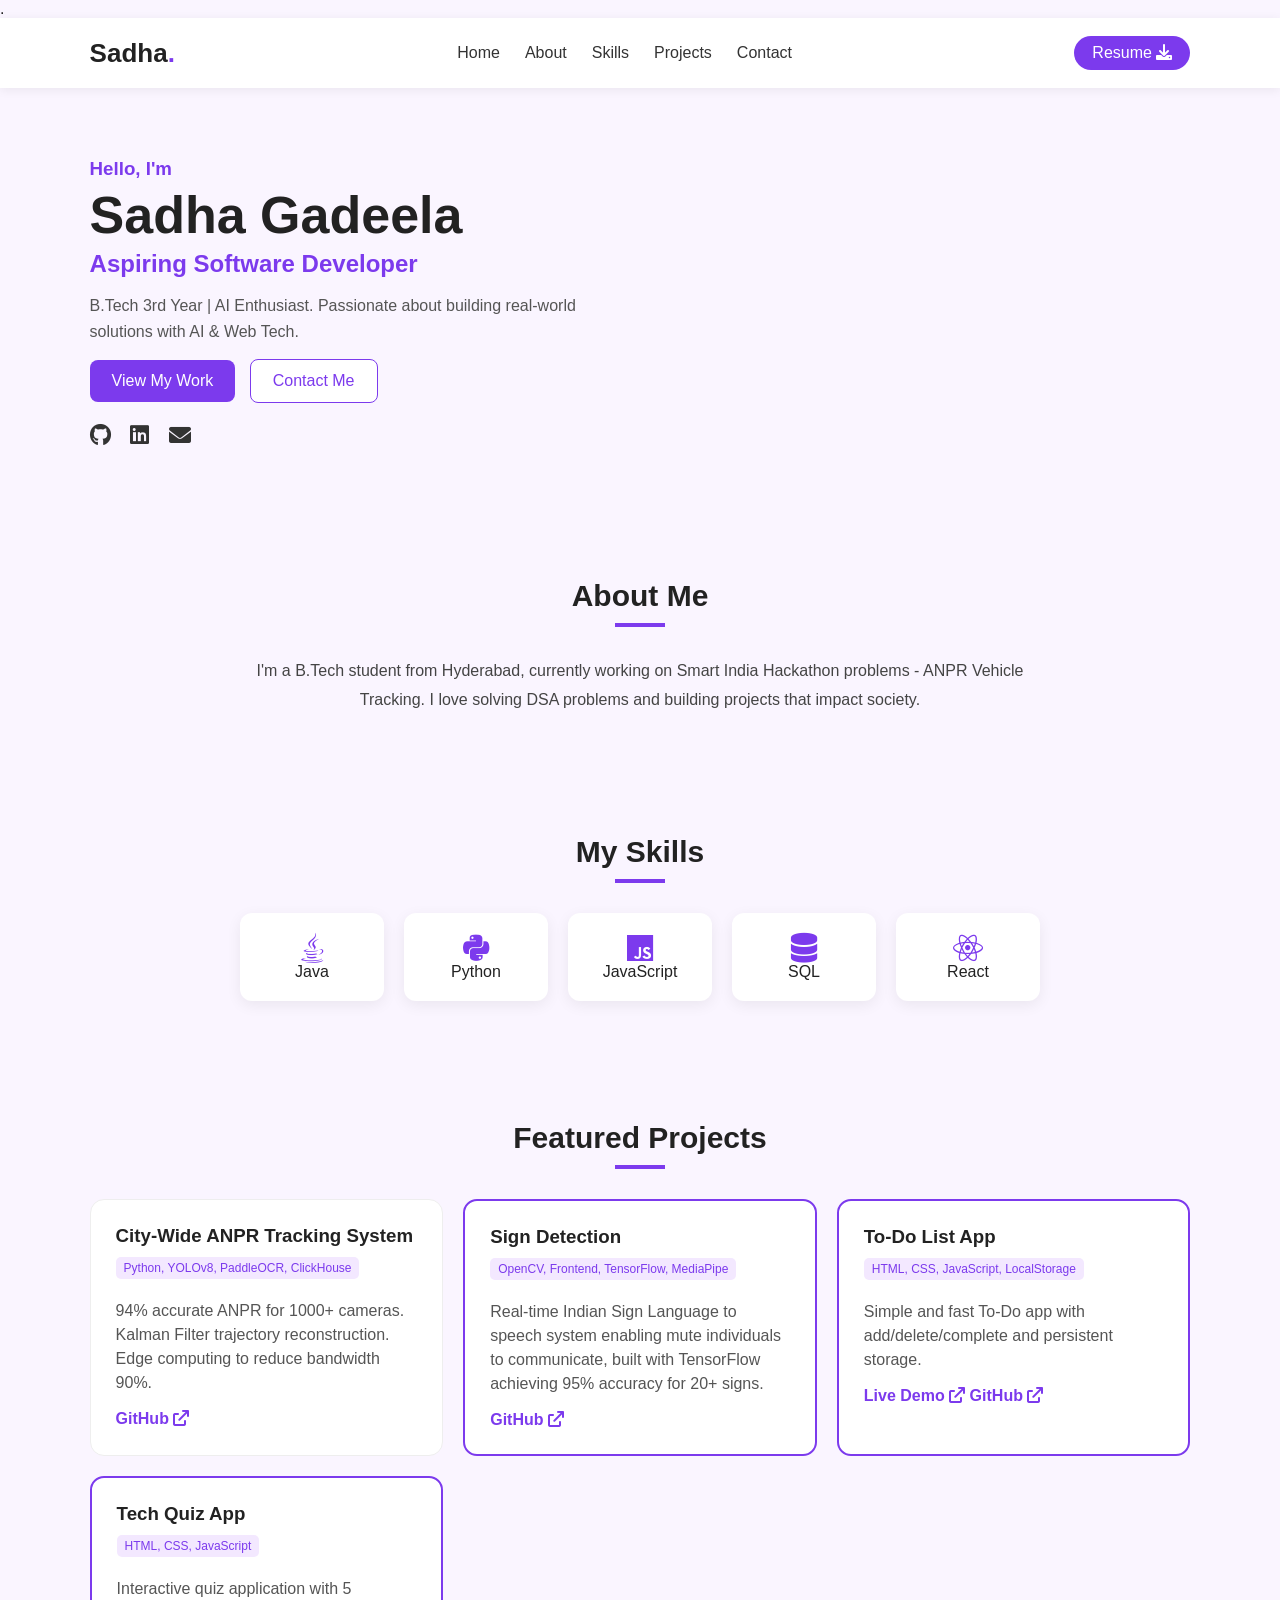
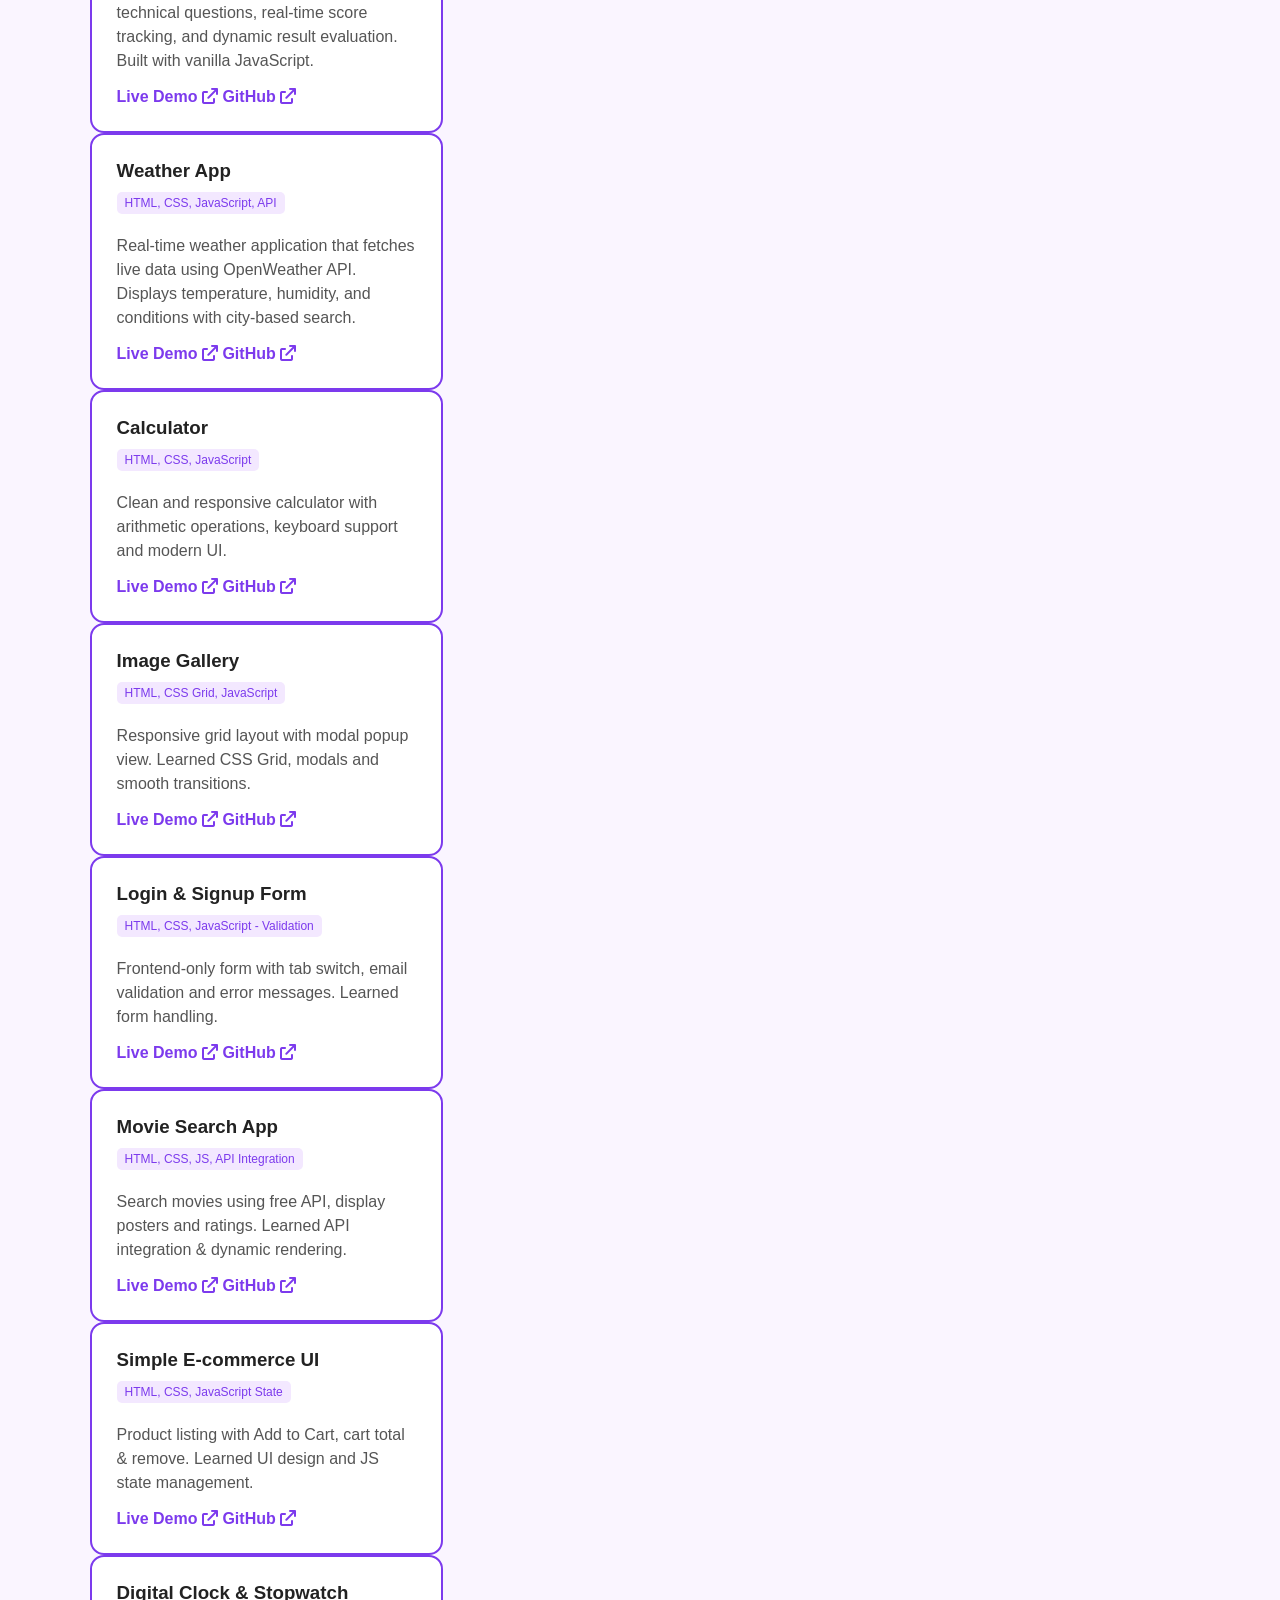
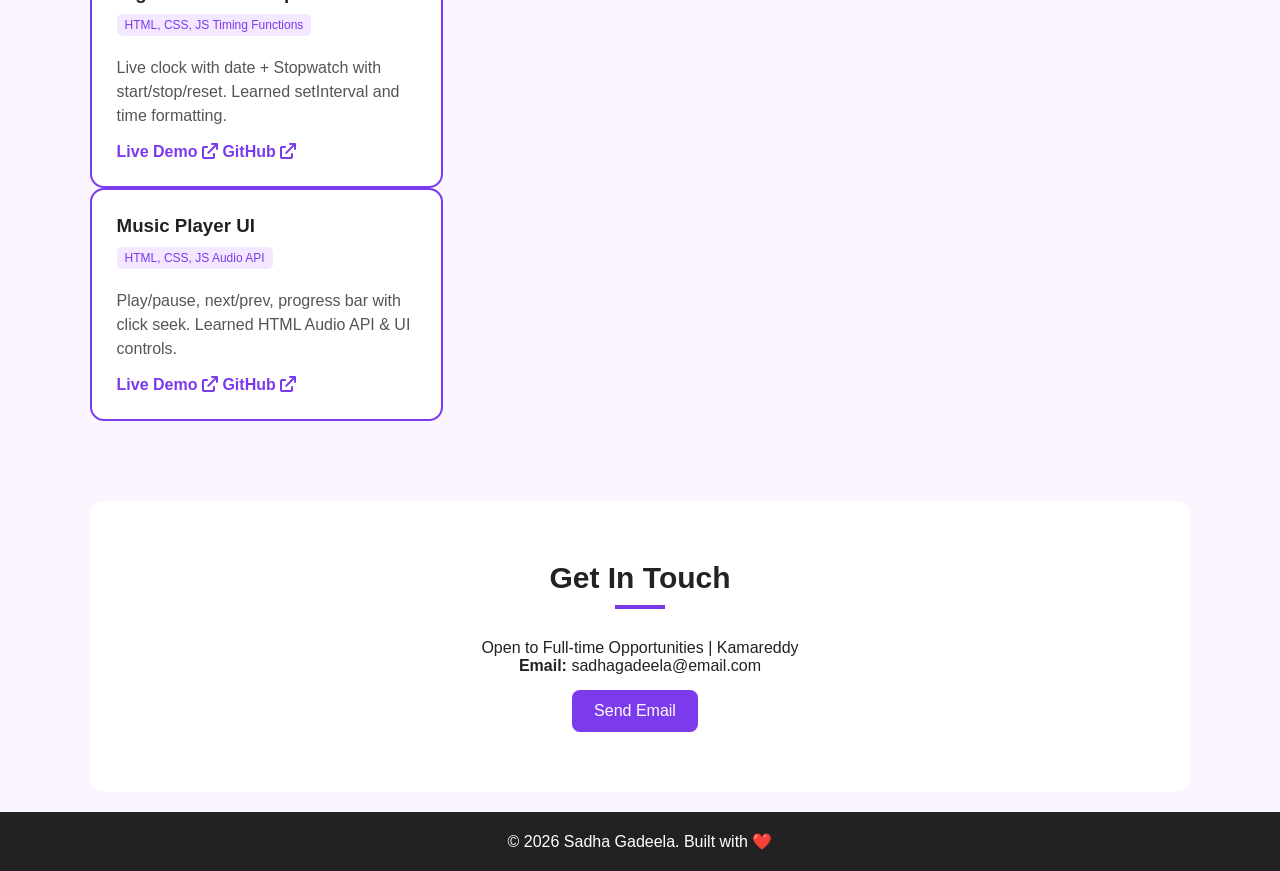
<file: index.html>
<!DOCTYPE html>
<html lang="en">
<head>
    <meta charset="UTF-8">
    <meta name="viewport" content="width=device-width, initial-scale=1.0">
    <title>Sadha | Portfolio</title>
    <link rel="stylesheet" href="style.css">
    <link rel="stylesheet" href="https://cdnjs.cloudflare.com/ajax/libs/font-awesome/6.0.0/css/all.min.css">
.</head>
<body>
    <!-- NAVBAR -->
    <nav>
        <h2 class="logo">Sadha<span>.</span></h2>
        <ul>
            <li><a href="#home">Home</a></li>
            <li><a href="#about">About</a></li>
            <li><a href="#skills">Skills</a></li>
            <li><a href="#projects">Projects</a></li>
            <li><a href="#contact">Contact</a></li>
        </ul>
        <a href="#" class="resume-btn">Resume <i class="fa-solid fa-download"></i></a>
    </nav>

    <!-- HERO like Sadha -->
    <section id="home" class="hero">
        <div class="hero-left">
            <h3>Hello, I'm</h3>
            <h1>Sadha Gadeela</h1>
            <h2>Aspiring Software Developer</h2>
            <p>B.Tech 3rd Year | AI Enthusiast. Passionate about building real-world solutions with AI & Web Tech.</p>
            <div class="hero-btns">
                <a href="#projects" class="btn">View My Work</a>
                <a href="#contact" class="btn outline">Contact Me</a>
            </div>
            <div class="social">
                <a href="https://github.com/sadhagadeela"><i class="fab fa-github"></i></a>
                <a href="https://linkedin.com/sadhagadeela"><i class="fab fa-linkedin"></i></a>
                <a href="mailto:sadhagadeela@email.com"><i class="fa-solid fa-envelope"></i></a>
            </div>
        </div>
    </section>

    <!-- ABOUT -->
    <section id="about" class="section">
        <h2 class="sec-title">About Me</h2>
        <p class="about-text">I'm a B.Tech student from Hyderabad, currently working on Smart India Hackathon problems - ANPR Vehicle Tracking. I love solving DSA problems and building projects that impact society.</p>
    </section>

    <!-- SKILLS -->
    <section id="skills" class="section">
        <h2 class="sec-title">My Skills</h2>
        <div class="skills-grid">
            <div class="skill"><i class="fab fa-java"></i><p>Java</p></div>
            <div class="skill"><i class="fab fa-python"></i><p>Python</p></div>
            <div class="skill"><i class="fab fa-js"></i><p>JavaScript</p></div>
            <div class="skill"><i class="fa-solid fa-database"></i><p>SQL</p></div>
            <div class="skill"><i class="fab fa-react"></i><p>React</p></div>
        </div>
    </section>

    <!-- PROJECTS -->
    <section id="projects" class="section">
        <h2 class="sec-title">Featured Projects</h2>
        <div class="project-grid">
            <div class="p-card">
                <h3>City-Wide ANPR Tracking System</h3>
                <span>Python, YOLOv8, PaddleOCR, ClickHouse</span>
                <p>94% accurate ANPR for 1000+ cameras. Kalman Filter trajectory reconstruction. Edge computing to reduce bandwidth 90%.</p>
                <a href="#">GitHub <i class="fa-solid fa-arrow-up-right-from-square"></i></a>
            </div>
            <div class="p-card highlight">
                <h3>Sign Detection</h3>
                <span>OpenCV, Frontend, TensorFlow, MediaPipe </span>
                <p>Real-time Indian Sign Language to speech system enabling mute individuals to communicate, built with TensorFlow achieving 95% accuracy for 20+ signs.</p>
                <a href="#">GitHub <i class="fa-solid fa-arrow-up-right-from-square"></i></a>
            </div>
                <div class="p-card highlight">
        <h3>To-Do List App</h3>
        <span>HTML, CSS, JavaScript, LocalStorage</span>
        <p>Simple and fast To-Do app with add/delete/complete and persistent storage.</p>
        <a href="./todo/" target="_blank">Live Demo <i class="fa-solid fa-arrow-up-right-from-square"></i></a>
        <a href="https://github.com/sadhagadeela/myportfolio/tree/main/todo" target="_blank">GitHub <i class="fa-solid fa-arrow-up-right-from-square"></i></a>
    </div>
            <div class="project-card">
<div class="p-card highlight">
<h3>Tech Quiz App</h3>
<span>HTML, CSS, JavaScript</span>
<p>Interactive quiz application with 5 technical questions, real-time score tracking, and dynamic result evaluation. Built with vanilla JavaScript.</p>
<a href="./quiz/" target="_blank">Live Demo <i class="fa-solid fa-arrow-up-right-from-square"></i></a>
<a href="https://github.com/sadhagadeela/myportfolio/tree/main/quiz" target="_blank">GitHub <i class="fa-solid fa-arrow-up-right-from-square"></i></a>
</div>
                <div class="p-card highlight">
<h3>Weather App</h3>
<span>HTML, CSS, JavaScript, API</span>
<p>Real-time weather application that fetches live data using OpenWeather API. Displays temperature, humidity, and conditions with city-based search.</p>
<a href="./weather/" target="_blank">Live Demo <i class="fa-solid fa-arrow-up-right-from-square"></i></a>
<a href="https://github.com/sadhagadeela/myportfolio/tree/main/weather" target="_blank">GitHub <i class="fa-solid fa-arrow-up-right-from-square"></i></a>
</div>
                <div class="p-card highlight">
<h3>Calculator</h3>
<span>HTML, CSS, JavaScript</span>
<p>Clean and responsive calculator with arithmetic operations, keyboard support and modern UI.</p>
<a href="./calculator/" target="_blank">Live Demo <i class="fa-solid fa-arrow-up-right-from-square"></i></a>
<a href="https://github.com/sadhagadeela/myportfolio/tree/main/calculator" target="_blank">GitHub <i class="fa-solid fa-arrow-up-right-from-square"></i></a>
</div>
                <div class="p-card highlight">
<h3>Image Gallery</h3>
<span>HTML, CSS Grid, JavaScript</span>
<p>Responsive grid layout with modal popup view. Learned CSS Grid, modals and smooth transitions.</p>
<a href="./image-gallery/" target="_blank">Live Demo <i class="fa-solid fa-arrow-up-right-from-square"></i></a>
<a href="https://github.com/sadhagadeela/myportfolio/tree/main/image-gallery" target="_blank">GitHub <i class="fa-solid fa-arrow-up-right-from-square"></i></a>
</div>
                <div class="p-card highlight">
<h3>Login & Signup Form</h3>
<span>HTML, CSS, JavaScript - Validation</span>
<p>Frontend-only form with tab switch, email validation and error messages. Learned form handling.</p>
<a href="./login-form/" target="_blank">Live Demo <i class="fa-solid fa-arrow-up-right-from-square"></i></a>
<a href="https://github.com/sadhagadeela/myportfolio/tree/main/login-form" target="_blank">GitHub <i class="fa-solid fa-arrow-up-right-from-square"></i></a>
</div>
                <div class="p-card highlight">
<h3>Movie Search App</h3>
<span>HTML, CSS, JS, API Integration</span>
<p>Search movies using free API, display posters and ratings. Learned API integration & dynamic rendering.</p>
<a href="./movie-app/" target="_blank">Live Demo <i class="fa-solid fa-arrow-up-right-from-square"></i></a>
<a href="https://github.com/sadhagadeela/myportfolio/tree/main/movie-app" target="_blank">GitHub <i class="fa-solid fa-arrow-up-right-from-square"></i></a>
</div>
                <div class="p-card highlight">
<h3>Simple E-commerce UI</h3>
<span>HTML, CSS, JavaScript State</span>
<p>Product listing with Add to Cart, cart total & remove. Learned UI design and JS state management.</p>
<a href="./ecommerce/" target="_blank">Live Demo <i class="fa-solid fa-arrow-up-right-from-square"></i></a>
<a href="https://github.com/sadhagadeela/myportfolio/tree/main/ecommerce" target="_blank">GitHub <i class="fa-solid fa-arrow-up-right-from-square"></i></a>
</div>
                <div class="p-card highlight">
<h3>Digital Clock & Stopwatch</h3>
<span>HTML, CSS, JS Timing Functions</span>
<p>Live clock with date + Stopwatch with start/stop/reset. Learned setInterval and time formatting.</p>
<a href="./clock/" target="_blank">Live Demo <i class="fa-solid fa-arrow-up-right-from-square"></i></a>
<a href="https://github.com/sadhagadeela/myportfolio/tree/main/clock" target="_blank">GitHub <i class="fa-solid fa-arrow-up-right-from-square"></i></a>
</div>
                <div class="p-card highlight">
<h3>Music Player UI</h3>
<span>HTML, CSS, JS Audio API</span>
<p>Play/pause, next/prev, progress bar with click seek. Learned HTML Audio API & UI controls.</p>
<a href="./music-player/" target="_blank">Live Demo <i class="fa-solid fa-arrow-up-right-from-square"></i></a>
<a href="https://github.com/sadhagadeela/myportfolio/tree/main/music-player" target="_blank">GitHub <i class="fa-solid fa-arrow-up-right-from-square"></i></a>
</div>
    </section>

    <!-- CONTACT -->
    <section id="contact" class="section contact">
        <h2 class="sec-title">Get In Touch</h2>
        <p>Open to Full-time Opportunities | Kamareddy</p>
        <p><b>Email:</b> sadhagadeela@email.com</p>
        <a href="mailto:sadhagadeela@email.com" class="btn">Send Email</a>
    </section>

    <footer>© 2026 Sadha Gadeela. Built with ❤️</footer>
</body>
</html>
</file>
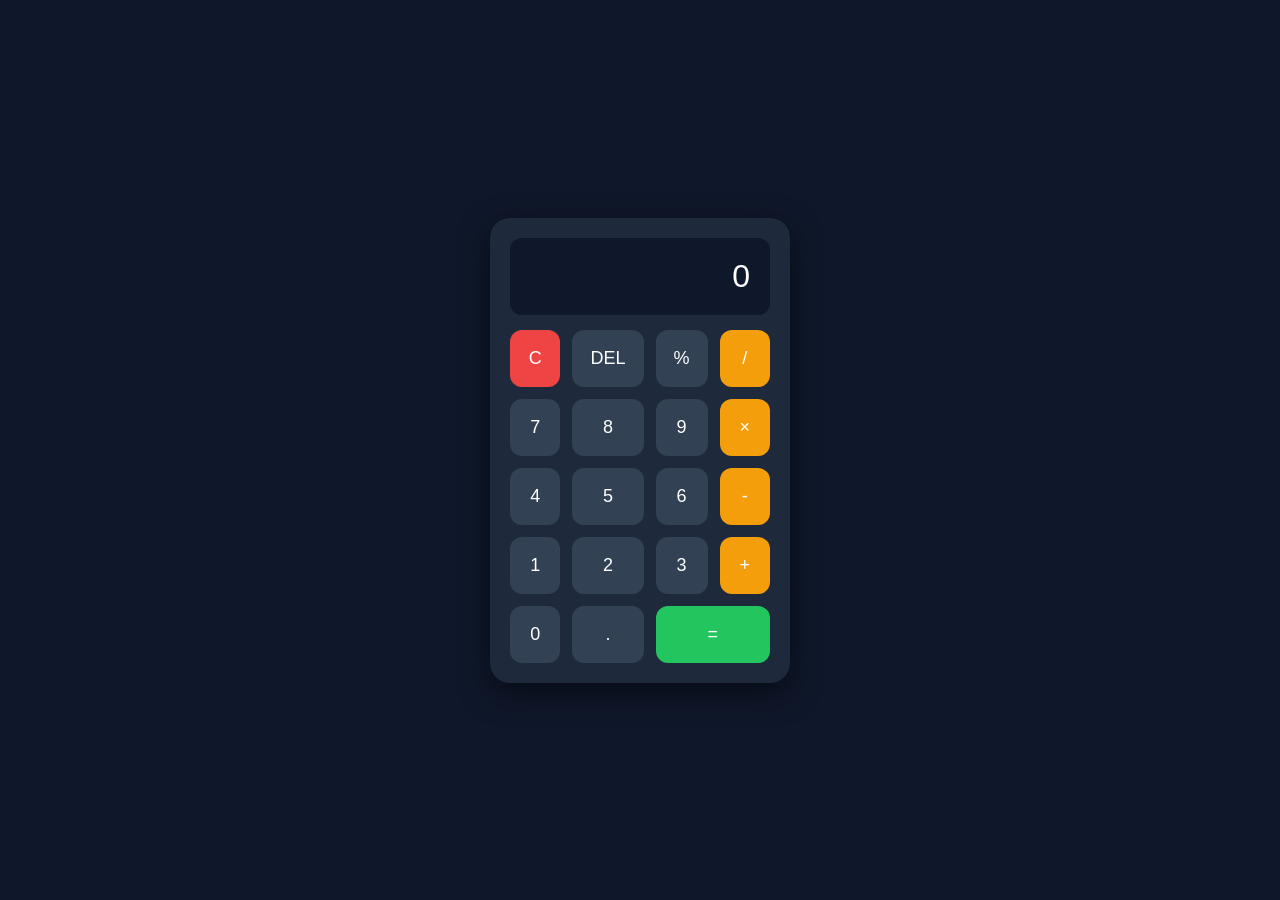
<file: calculator/index.html>
<!DOCTYPE html>
<html lang="en">
<head>
<meta charset="UTF-8">
<meta name="viewport" content="width=device-width, initial-scale=1.0">
<title>Calculator</title>
<link rel="stylesheet" href="style.css">
</head>
<body>
<div class="calc">
<div class="display" id="display">0</div>
<div class="buttons">
<button onclick="clearDisplay()" class="clear">C</button>
<button onclick="deleteChar()">DEL</button>
<button onclick="append('%')">%</button>
<button onclick="append('/')" class="op">/</button>

<button onclick="append('7')">7</button>
<button onclick="append('8')">8</button>
<button onclick="append('9')">9</button>
<button onclick="append('*')" class="op">×</button>

<button onclick="append('4')">4</button>
<button onclick="append('5')">5</button>
<button onclick="append('6')">6</button>
<button onclick="append('-')" class="op">-</button>

<button onclick="append('1')">1</button>
<button onclick="append('2')">2</button>
<button onclick="append('3')">3</button>
<button onclick="append('+')" class="op">+</button>

<button onclick="append('0')" class="zero">0</button>
<button onclick="append('.')">.</button>
<button onclick="calculate()" class="equal">=</button>
</div>
</div>
<script src="script.js"></script>
</body>
</html>
</file>
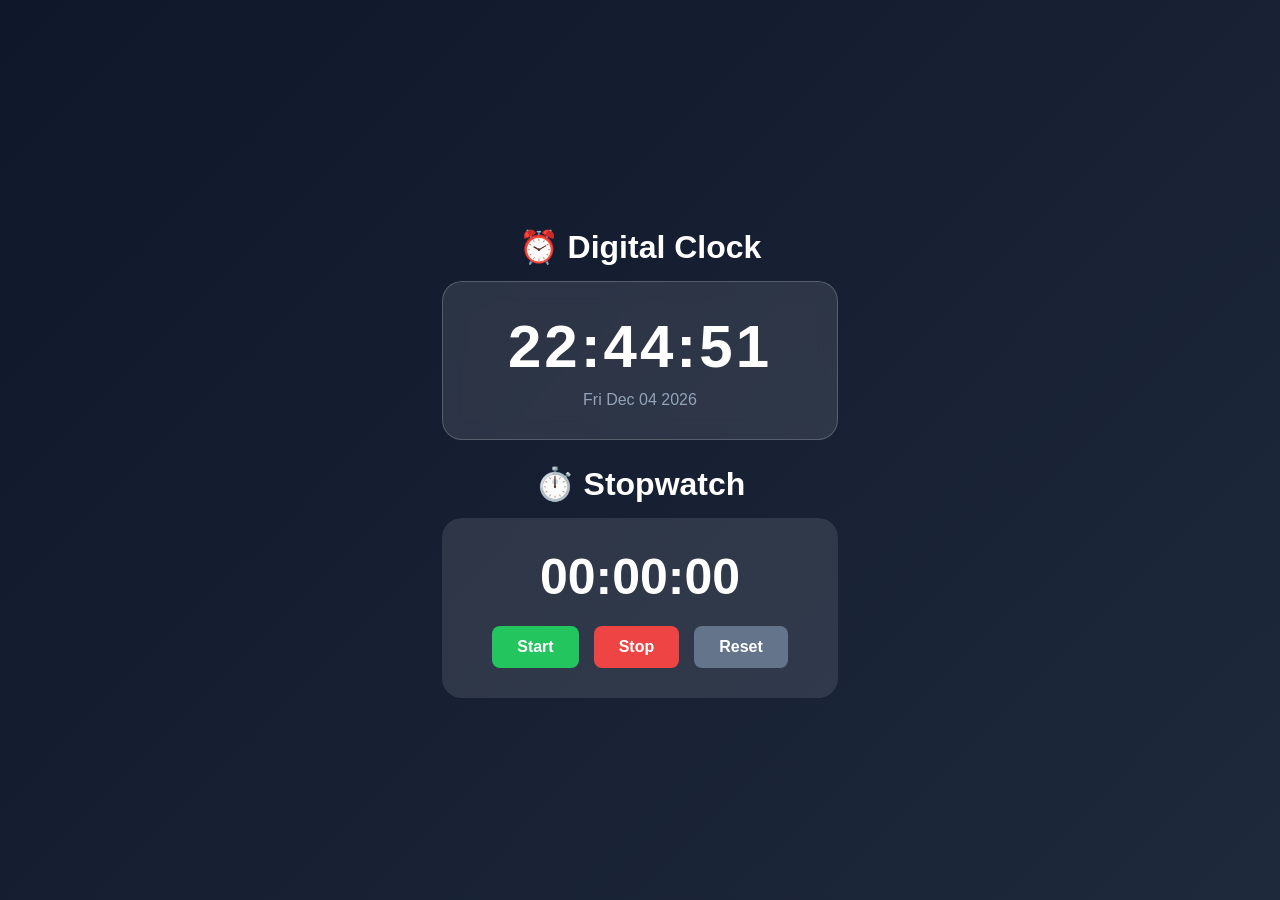
<file: clock/index.html>
<!DOCTYPE html>
<html lang="en">
<head>
<meta charset="UTF-8">
<meta name="viewport" content="width=device-width, initial-scale=1.0">
<title>Clock & Stopwatch</title>
<link rel="stylesheet" href="style.css">
</head>
<body>
<div class="container">
<h1>⏰ Digital Clock</h1>
<div class="clock-box">
<div id="clock">00:00:00</div>
<div id="date"></div>
</div>

<h1>⏱️ Stopwatch</h1>
<div class="stopwatch-box">
<div id="stopwatch">00:00:00</div>
<div class="btns">
<button onclick="start()" class="start">Start</button>
<button onclick="stop()" class="stop">Stop</button>
<button onclick="reset()" class="reset">Reset</button>
</div>
</div>
</div>
<script src="script.js"></script>
</body>
</html>
</file>
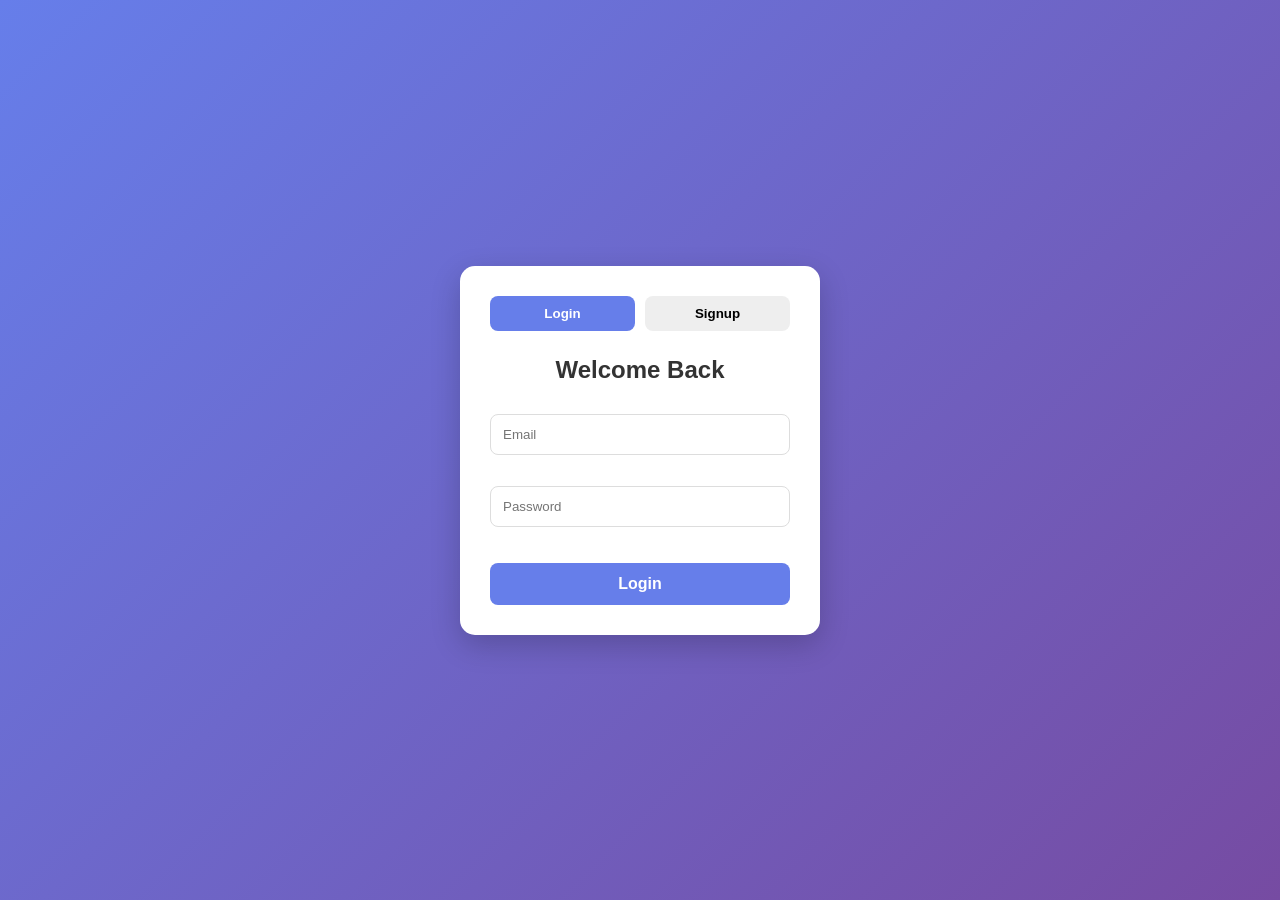
<file: login-form/index.html>
<!DOCTYPE html>
<html lang="en">
<head>
<meta charset="UTF-8">
<meta name="viewport" content="width=device-width, initial-scale=1.0">
<title>Login & Signup</title>
<link rel="stylesheet" href="style.css">
</head>
<body>
<div class="container">
<div class="form-box">
<div class="tabs">
<button id="loginTab" class="active" onclick="showLogin()">Login</button>
<button id="signupTab" onclick="showSignup()">Signup</button>
</div>

<form id="loginForm" onsubmit="return validateLogin(event)">
<h2>Welcome Back</h2>
<input type="email" id="loginEmail" placeholder="Email">
<p class="error" id="loginEmailError"></p>
<input type="password" id="loginPass" placeholder="Password">
<p class="error" id="loginPassError"></p>
<button type="submit" class="btn">Login</button>
</form>

<form id="signupForm" class="hidden" onsubmit="return validateSignup(event)">
<h2>Create Account</h2>
<input type="text" id="signupName" placeholder="Full Name">
<p class="error" id="nameError"></p>
<input type="email" id="signupEmail" placeholder="Email">
<p class="error" id="emailError"></p>
<input type="password" id="signupPass" placeholder="Password">
<p class="error" id="passError"></p>
<button type="submit" class="btn">Signup</button>
</form>
</div>
</div>
<script src="script.js"></script>
</body>
</html>
</file>
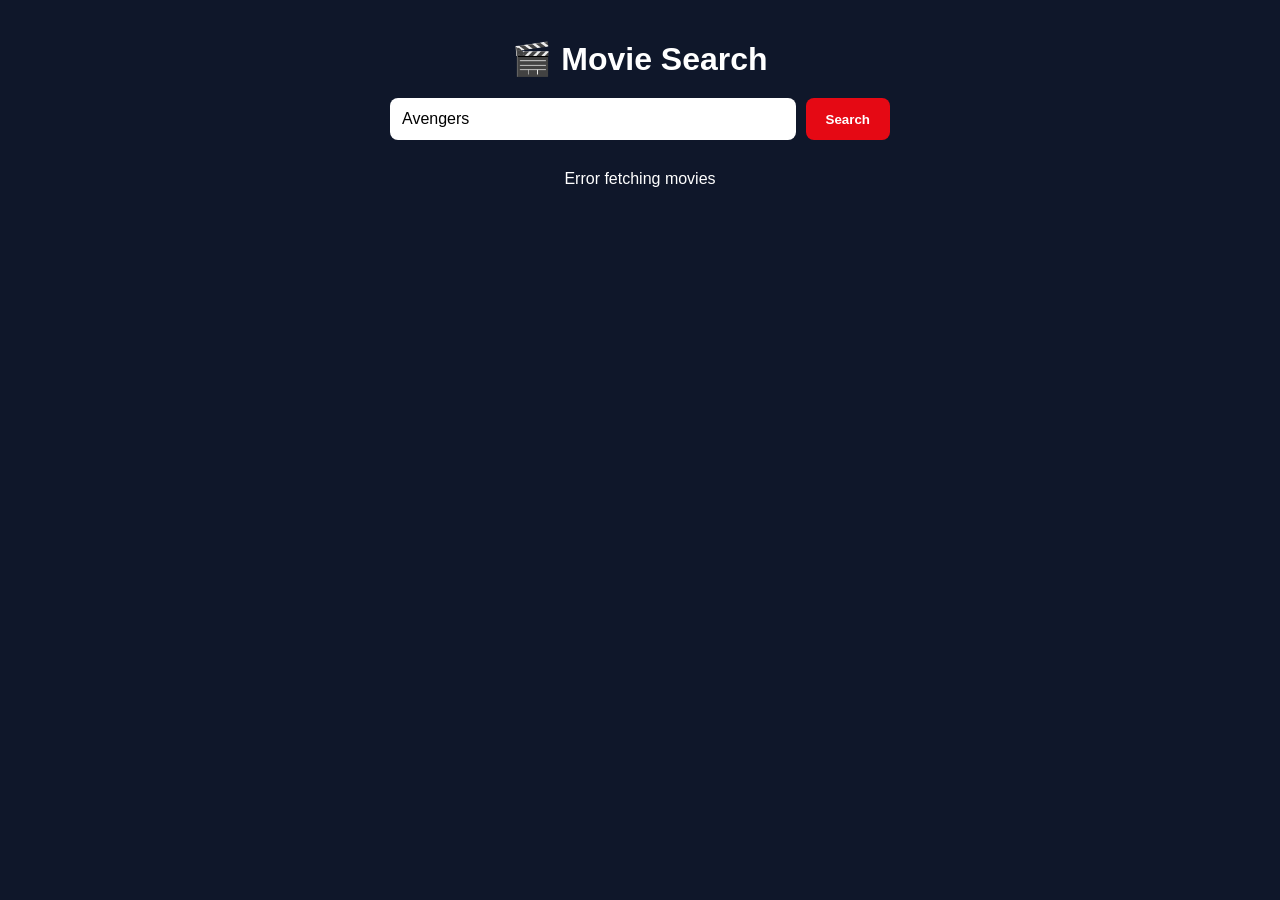
<file: movie-app/index.html>
<!DOCTYPE html>
<html lang="en">
<head>
<meta charset="UTF-8">
<meta name="viewport" content="width=device-width, initial-scale=1.0">
<title>Movie Search App</title>
<link rel="stylesheet" href="style.css">
</head>
<body>
<h1>🎬 Movie Search</h1>
<div class="search-box">
<input type="text" id="searchInput" placeholder="Search movie... e.g. Avengers">
<button onclick="searchMovies()">Search</button>
</div>
<div id="movies" class="movies"></div>
<script src="script.js"></script>
</body>
</html>
</file>
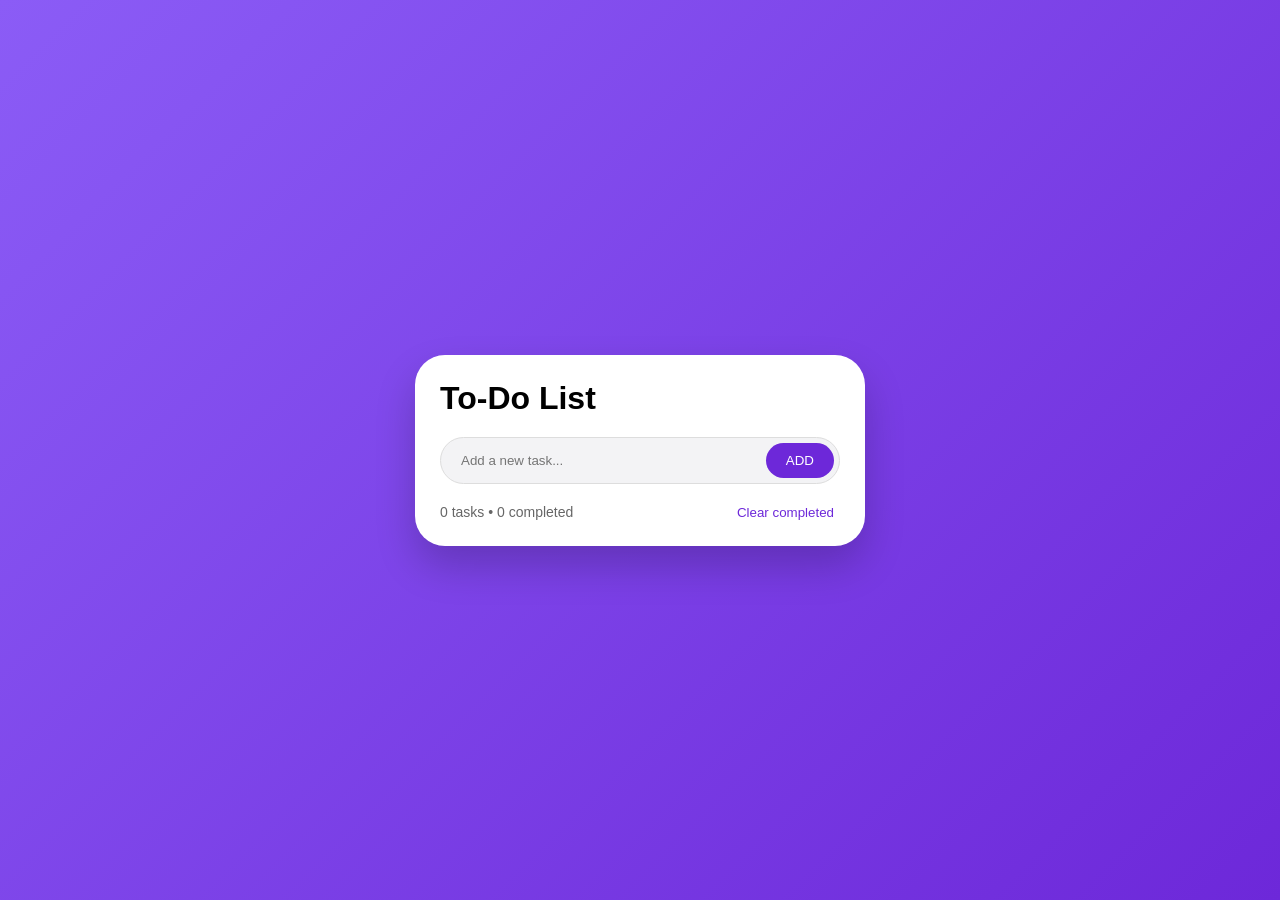
<file: todo/index.html>
<!DOCTYPE html>
<html lang="en">
<head>
<meta charset="UTF-8">
<meta name="viewport" content="width=device-width, initial-scale=1.0">
<title>To-Do List - Sadha</title>
<link rel="stylesheet" href="style.css">
</head>
<body>
<div class="container">
  <h1>To-Do List</h1>
  <div class="input-box">
    <input type="text" id="taskInput" placeholder="Add a new task...">
    <button onclick="addTask()">ADD</button>
  </div>
  <ul id="taskList"></ul>
  <div class="footer">
    <span id="taskCount">0 tasks</span>
    <button onclick="clearCompleted()">Clear completed</button>
  </div>
</div>
<script src="script.js"></script>
</body>
</html>
</file>
<file: style.css>
*{margin:0;padding:0;box-sizing:border-box;font-family:'Segoe UI',sans-serif;scroll-behavior:smooth}
body{background:#faf5ff;color:#222}
nav{display:flex;justify-content:space-between;align-items:center;padding:18px 7%;background:white;position:sticky;top:0;box-shadow:0 2px 10px #0001;z-index:10}
.logo{font-size:26px}.logo span{color:#7c3aed}
nav ul{display:flex;list-style:none;gap:25px}
nav ul a{text-decoration:none;color:#333;font-weight:500}
.resume-btn{background:#7c3aed;color:white;padding:8px 18px;border-radius:20px;text-decoration:none}
.hero{display:flex;justify-content:space-between;align-items:center;padding:70px 7%;flex-wrap:wrap}
.hero-left{flex:1;min-width:300px}.hero-left h3{color:#7c3aed}.hero-left h1{font-size:52px;margin:5px 0}.hero-left h2{color:#7c3aed;margin-bottom:15px}
.hero-left p{color:#555;line-height:1.6;max-width:500px}
.btn{background:#7c3aed;color:white;padding:12px 22px;border-radius:8px;text-decoration:none;display:inline-block;margin:15px 10px 0 0}
.btn.outline{background:white;color:#7c3aed;border:1px solid #7c3aed}
.social{margin-top:20px}.social a{font-size:22px;margin-right:15px;color:#333}
.hero-right{flex:1;display:flex;justify-content:center}
.img-box{width:320px;height:320px;border-radius:30% 70% 70% 30% / 30% 30% 70% 70%;background:#e9d5ff;overflow:hidden;border:4px solid #7c3aed}
.img-box img{width:100%;height:100%;object-fit:cover}
.section{padding:60px 7%}.sec-title{font-size:30px;text-align:center;margin-bottom:30px;color:#222}
.sec-title::after{content:'';display:block;width:50px;height:4px;background:#7c3aed;margin:10px auto}
.about-text{text-align:center;max-width:800px;margin:auto;line-height:1.8;color:#444}
.skills-grid{display:grid;grid-template-columns:repeat(auto-fit,minmax(120px,1fr));gap:20px;max-width:800px;margin:auto}
.skill{background:white;padding:20px;border-radius:12px;text-align:center;box-shadow:0 4px 15px #0001}
.skill i{font-size:30px;color:#7c3aed}
.project-grid{display:grid;grid-template-columns:repeat(auto-fit,minmax(300px,1fr));gap:20px}
.p-card{background:white;padding:25px;border-radius:14px;border:1px solid #eee;transition:0.3s}
.p-card:hover{transform:translateY(-5px);box-shadow:0 10px 20px #0001}
.p-card.highlight{border:2px solid #7c3aed}
.p-card span{font-size:12px;background:#f3e8ff;color:#7c3aed;padding:4px 8px;border-radius:5px;display:inline-block;margin:10px 0}
.p-card p{color:#555;margin:10px 0 15px;line-height:1.5}
.p-card a{color:#7c3aed;text-decoration:none;font-weight:600}
.contact{text-align:center;background:white;margin:20px 7%;border-radius:15px}
footer{text-align:center;padding:20px;background:#222;color:white}
@media(max-width:768px){.hero{flex-direction:column-reverse;text-align:center}.hero-left p{margin:auto}nav ul{display:none}}
</file>
<file: calculator/style.css>
*{margin:0;padding:0;box-sizing:border-box;font-family:Arial}
body{background:#0f172a;display:flex;justify-content:center;align-items:center;min-height:100vh}
.calc{background:#1e293b;padding:20px;border-radius:20px;width:300px;box-shadow:0 10px 30px rgba(0,0,0,0.5)}
.display{background:#0f172a;color:white;text-align:right;padding:20px;font-size:32px;border-radius:12px;margin-bottom:15px;min-height:70px;overflow:hidden}
.buttons{display:grid;grid-template-columns:repeat(4,1fr);gap:12px}
button{padding:18px;border:none;border-radius:12px;font-size:18px;cursor:pointer;background:#334155;color:white;transition:0.2s}
button:hover{background:#475569}
.op{background:#f59e0b}
.op:hover{background:#d97706}
.equal{background:#22c55e;grid-column:span 2}
.clear{background:#ef4444}
.zero{grid-column:span 1}
</file>
<file: clock/style.css>
*{margin:0;padding:0;box-sizing:border-box;font-family:Arial}
body{background:linear-gradient(135deg,#0f172a,#1e293b);color:white;min-height:100vh;display:flex;justify-content:center;align-items:center}
.container{text-align:center;padding:20px}
h1{margin:25px 0 15px}
.clock-box{background:rgba(255,255,255,0.1);padding:30px 50px;border-radius:20px;backdrop-filter:blur(10px);border:1px solid rgba(255,255,255,0.2)}
#clock{font-size:60px;font-weight:bold;letter-spacing:3px}
#date{margin-top:10px;color:#94a3b8}
.stopwatch-box{background:rgba(255,255,255,0.1);padding:30px 50px;border-radius:20px;margin-top:10px}
#stopwatch{font-size:50px;font-weight:bold;margin-bottom:20px}
.btns{display:flex;gap:15px;justify-content:center}
.btns button{padding:12px 25px;border:none;border-radius:8px;font-weight:bold;cursor:pointer;font-size:16px}
.start{background:#22c55e;color:white}
.stop{background:#ef4444;color:white}
.reset{background:#64748b;color:white}
</file>
<file: login-form/style.css>
*{margin:0;padding:0;box-sizing:border-box;font-family:Arial}
body{background:linear-gradient(135deg,#667eea,#764ba2);height:100vh;display:flex;justify-content:center;align-items:center}
.container{width:100%;max-width:400px;padding:20px}
.form-box{background:white;border-radius:15px;padding:30px;box-shadow:0 10px 30px rgba(0,0,0,0.2)}
.tabs{display:flex;gap:10px;margin-bottom:25px}
.tabs button{flex:1;padding:10px;border:none;background:#eee;border-radius:8px;cursor:pointer;font-weight:bold}
.tabs button.active{background:#667eea;color:white}
form h2{margin-bottom:20px;color:#333;text-align:center}
input{width:100%;padding:12px;margin-top:10px;border:1.5px solid #ddd;border-radius:8px}
.error{color:red;font-size:12px;height:14px;margin:2px 0 5px}
.btn{width:100%;padding:12px;margin-top:15px;background:#667eea;color:white;border:none;border-radius:8px;cursor:pointer;font-size:16px;font-weight:bold}
.btn:hover{background:#5568d3}
.hidden{display:none}
</file>
<file: movie-app/style.css>
*{margin:0;padding:0;box-sizing:border-box;font-family:Arial}
body{background:#0f172a;color:white;text-align:center;padding:20px}
h1{margin:20px 0}
.search-box{max-width:500px;margin:20px auto;display:flex;gap:10px}
.search-box input{flex:1;padding:12px;border-radius:8px;border:none;font-size:16px}
.search-box button{padding:12px 20px;background:#e50914;border:none;border-radius:8px;color:white;font-weight:bold;cursor:pointer}
.movies{display:grid;grid-template-columns:repeat(auto-fit,minmax(200px,1fr));gap:20px;max-width:1000px;margin:30px auto}
.movie-card{background:#1e293b;border-radius:12px;overflow:hidden;transition:0.3s}
.movie-card:hover{transform:scale(1.05)}
.movie-card img{width:100%;height:300px;object-fit:cover}
.movie-card .info{padding:12px}
.movie-card h3{font-size:16px;margin-bottom:5px}
.movie-card p{font-size:13px;color:#94a3b8}
</file>
<file: todo/style.css>
body{background:linear-gradient(135deg,#8b5cf6,#6d28d9);min-height:100vh;display:flex;justify-content:center;align-items:center;font-family:sans-serif;margin:0}
.container{background:#fff;width:90%;max-width:400px;border-radius:30px;padding:25px;box-shadow:0 20px 40px rgba(0,0,0,.2)}
h1{margin:0 0 20px}
.input-box{display:flex;background:#f3f3f5;border-radius:30px;padding:5px;border:1px solid #ddd}
.input-box input{flex:1;border:0;outline:0;padding:10px 15px;background:transparent}
.input-box button{background:#6d28d9;color:#fff;border:0;border-radius:20px;padding:0 20px;cursor:pointer}
ul{list-style:none;padding:0;margin:20px 0}
li{display:flex;align-items:center;justify-content:space-between;padding:12px 0;border-bottom:1px solid #eee}
li.completed span{text-decoration:line-through;opacity:.5}
li input[type=checkbox]{width:22px;height:22px;accent-color:#6d28d9}
.footer{display:flex;justify-content:space-between;font-size:14px;color:#666;margin-top:10px}
.footer button{background:0;border:0;color:#6d28d9;cursor:pointer}
</file>
